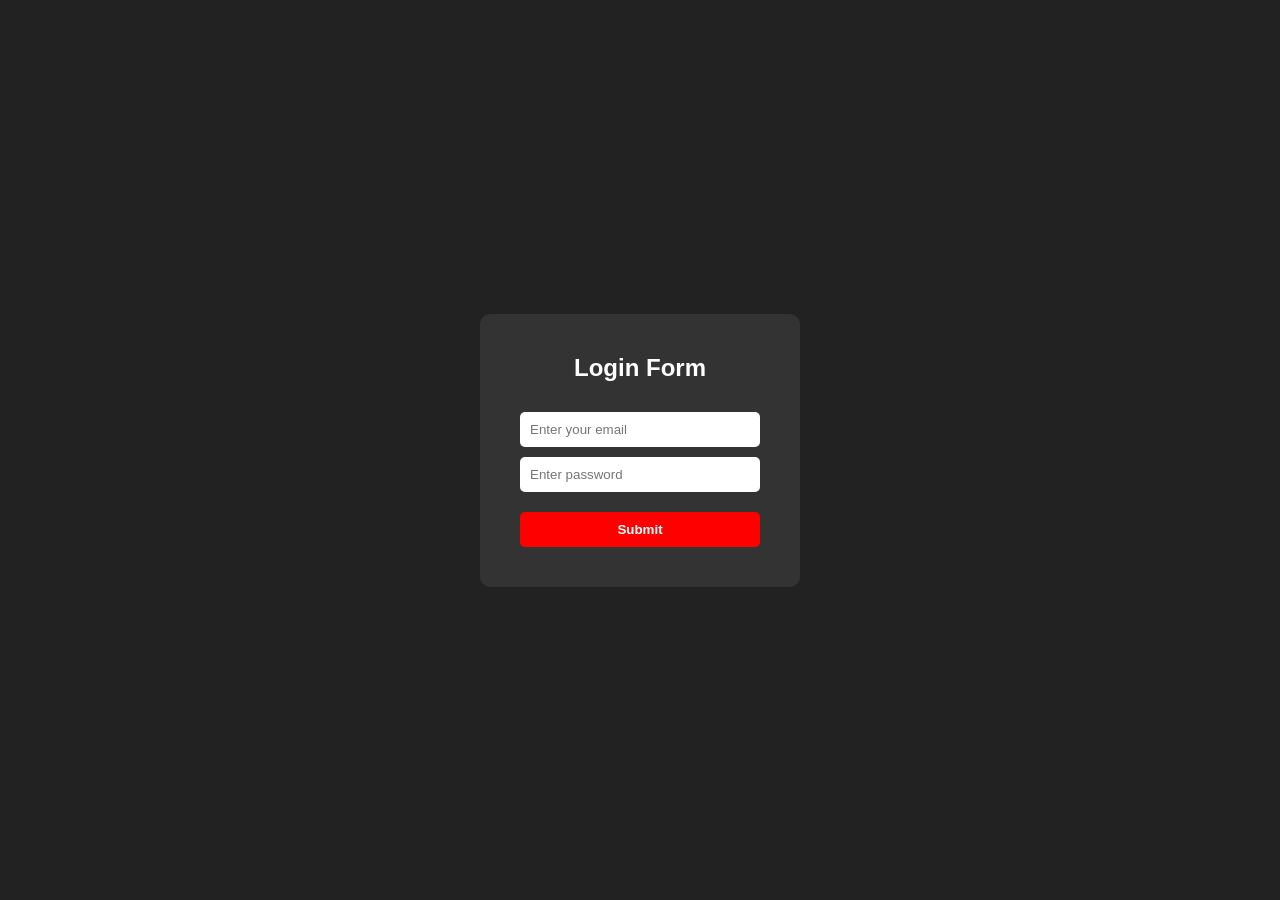
<file: FormsValidaations/index.html>
<!DOCTYPE html>
<html lang="en">
<head>
<meta charset="UTF-8">
<meta name="viewport" content="width=device-width, initial-scale=1.0">
<title>Email Password Validator</title>
<link rel="stylesheet" href="style.css">
</head>

<body>

<div class="container">

<h2>Login Form</h2>

<form autocomplete="off">

<input id="email" type="text" placeholder="Enter your email">

<small id="emailError">Enter a valid email</small>

<input id="password" type="password" placeholder="Enter password">

<small id="passError">
Password must contain 8 characters, one number and one letter
</small>

<button type="submit">Submit</button>

</form>

</div>

<script src="script.js"></script>

</body>
</html>
</file>
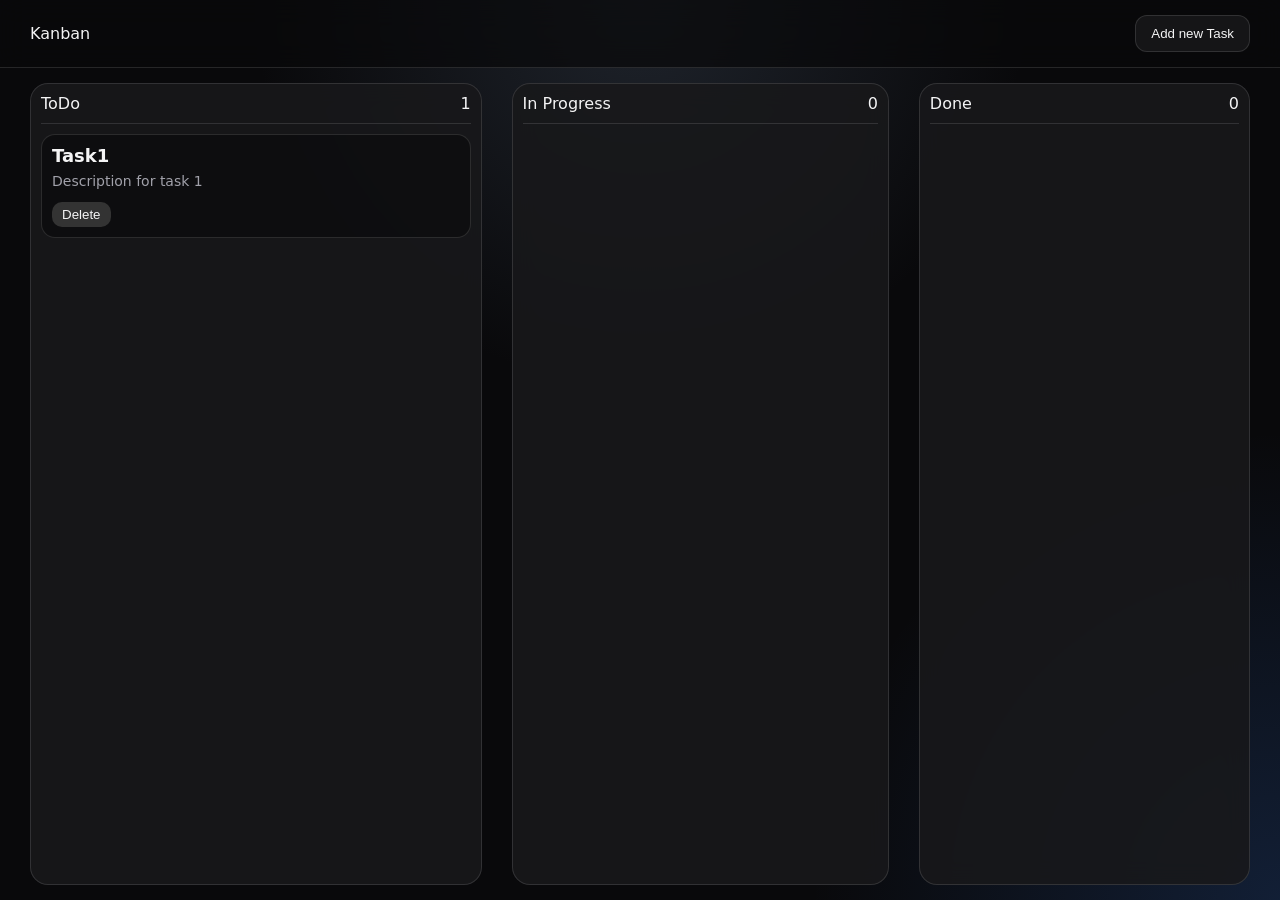
<file: Kanban/index.html>
<!DOCTYPE html>
<html lang="en">
<head>
    <meta charset="UTF-8" />
    <meta name="viewport" content="width=device-width, initial-scale=1.0" />
    <title>KANBAN</title>
    <link rel="stylesheet" href="style.css" />
</head>
<body>
    <main>
        <nav>
            <div class="left">Kanban</div>
            <div class="right">
                <button id="toggle-modal">Add new Task</button>
            </div>
        </nav>

        <section class="board">
            <div id="todo" class="task-column">
                <div class="heading">
                    <div class="left">ToDo</div>
                    <div class="right count">0</div>
                </div>

                <div draggable="true" class="task">
                    <h2>Task1</h2>
                    <p>Description for task 1</p>
                    <button class="delete-btn">Delete</button>
                </div>
            </div>

            <div id="progress" class="task-column">
                <div class="heading">
                    <div class="left">In Progress</div>
                    <div class="right count">0</div>
                </div>
            </div>

            <div id="done" class="task-column">
                <div class="heading">
                    <div class="left">Done</div>
                    <div class="right count">0</div>
                </div>
            </div>
        </section>
    </main>

    <div class="modal add-new-task">
        <div class="bg"></div>

        <div class="center">
            <input
                id="task-title"
                type="text"
                placeholder="Task Title"
            />
            <textarea
                id="task-description"
                placeholder="Task Description"
            ></textarea>

            <button id="add-new-task-btn" class="add-task-btn">Add Task</button>
        </div>
    </div>

    <script src="script.js"></script>
</body>
</html>
</file>
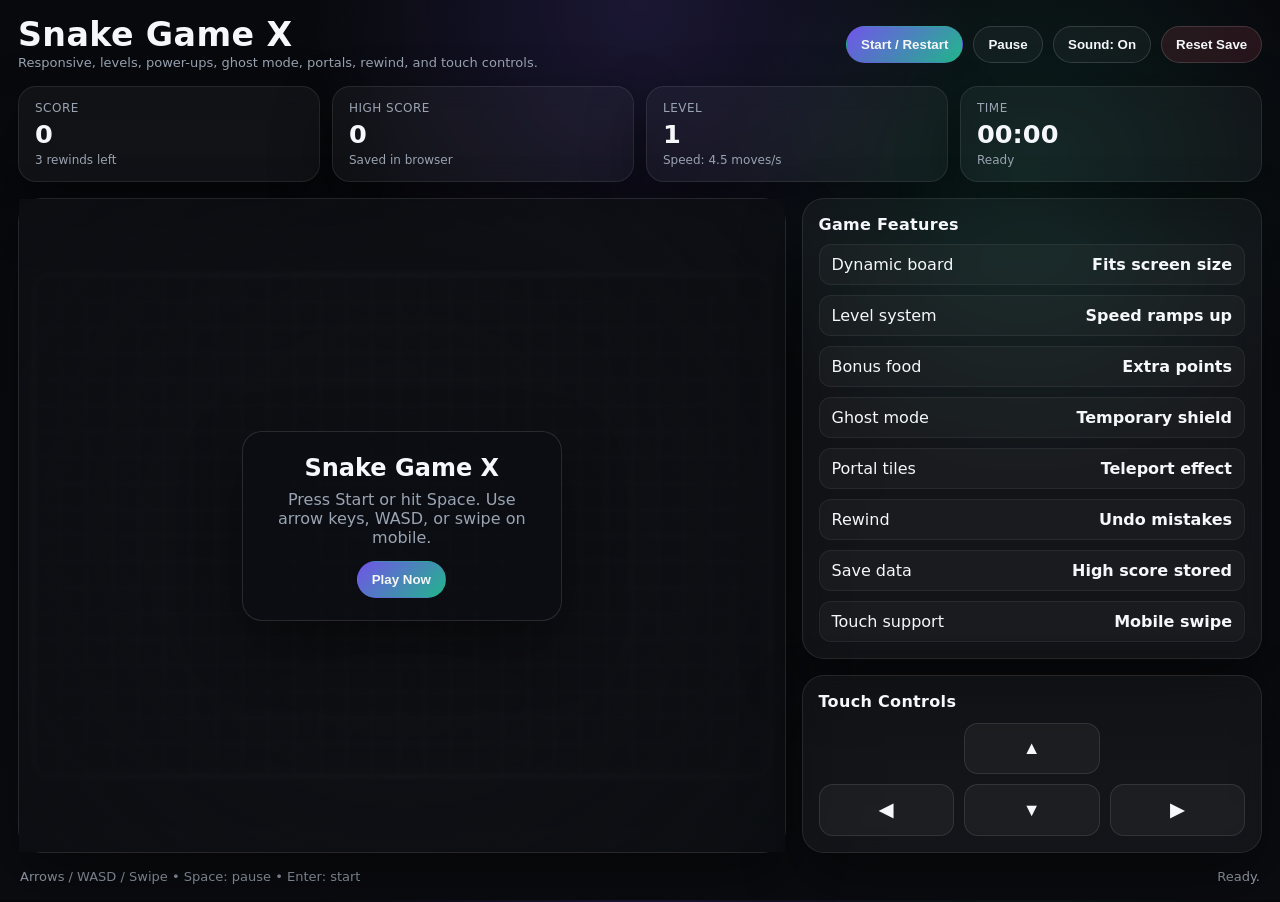
<file: SnakeGame/index.html>
<!DOCTYPE html>
<html lang="en">
<head>
  <meta charset="UTF-8" />
  <meta name="viewport" content="width=device-width, initial-scale=1.0" />
  <title>Snake Game</title>
  <style>
    :root {
      --bg: #0b0c10;
      --panel: rgba(255,255,255,0.04);
      --panel-strong: rgba(255,255,255,0.08);
      --text: #f5f7fb;
      --muted: #9aa4b2;
      --line: rgba(255,255,255,0.09);
      --line-strong: rgba(255,255,255,0.14);
      --accent: #7c5cff;
      --accent-2: #27d3a2;
      --danger: #ff5d73;
      --gold: #ffd166;
      --cell: 26px;
      --radius: 18px;
      --shadow: 0 24px 60px rgba(0,0,0,0.45);
    }

    * { box-sizing: border-box; margin: 0; padding: 0; }
    html, body { width: 100%; height: 100%; }
    body {
      font-family: Inter, system-ui, -apple-system, Segoe UI, Roboto, Helvetica, Arial, sans-serif;
      background:
        radial-gradient(circle at top, rgba(124,92,255,0.16), transparent 30%),
        radial-gradient(circle at 80% 20%, rgba(39,211,162,0.12), transparent 24%),
        linear-gradient(180deg, #08090d 0%, #0b0c10 100%);
      color: var(--text);
      overflow: hidden;
    }

    .app {
      min-height: 100%;
      display: grid;
      grid-template-rows: auto auto 1fr auto;
      gap: 16px;
      padding: 18px;
    }

    .topbar {
      display: flex;
      justify-content: space-between;
      align-items: center;
      gap: 12px;
      flex-wrap: wrap;
    }

    .brand {
      display: flex;
      flex-direction: column;
      gap: 4px;
    }
    .brand h1 {
      font-size: clamp(20px, 2.6vw, 34px);
      letter-spacing: 0.4px;
      line-height: 1;
    }
    .brand p {
      color: var(--muted);
      font-size: 13px;
    }

    .actions { display: flex; gap: 10px; flex-wrap: wrap; }
    .btn {
      border: 1px solid var(--line-strong);
      background: rgba(255,255,255,0.04);
      color: var(--text);
      border-radius: 999px;
      padding: 10px 14px;
      font-weight: 600;
      cursor: pointer;
      transition: transform .15s ease, background .15s ease, border-color .15s ease;
      backdrop-filter: blur(10px);
    }
    .btn:hover { transform: translateY(-1px); border-color: rgba(255,255,255,0.22); background: rgba(255,255,255,0.07); }
    .btn.primary { background: linear-gradient(135deg, rgba(124,92,255,0.9), rgba(39,211,162,0.85)); border-color: transparent; }
    .btn.danger { background: rgba(255,93,115,0.12); }

    .hud {
      display: grid;
      grid-template-columns: repeat(4, minmax(0, 1fr));
      gap: 12px;
    }

    .card {
      background: var(--panel);
      border: 1px solid var(--line);
      border-radius: var(--radius);
      padding: 14px 16px;
      box-shadow: var(--shadow);
      backdrop-filter: blur(12px);
      min-height: 72px;
      display: flex;
      flex-direction: column;
      justify-content: center;
      gap: 4px;
    }
    .card .label { color: var(--muted); font-size: 12px; letter-spacing: 0.04em; text-transform: uppercase; }
    .card .value { font-size: clamp(18px, 2vw, 28px); font-weight: 800; }
    .card .sub { color: var(--muted); font-size: 12px; }

    .stage {
      display: grid;
      grid-template-columns: 1.25fr .75fr;
      gap: 16px;
      min-height: 0;
    }

    .board-wrap {
      position: relative;
      background: rgba(255,255,255,0.03);
      border: 1px solid var(--line);
      border-radius: calc(var(--radius) + 6px);
      padding: 14px;
      box-shadow: var(--shadow);
      min-height: 0;
      display: flex;
      align-items: center;
      justify-content: center;
    }

    .board {
      position: relative;
      width: min(100%, 1120px);
      aspect-ratio: 22 / 15;
      border-radius: 16px;
      overflow: hidden;
      border: 1px solid rgba(255,255,255,0.14);
      background:
        linear-gradient(rgba(255,255,255,0.045) 1px, transparent 1px),
        linear-gradient(90deg, rgba(255,255,255,0.045) 1px, transparent 1px),
        #101115;
      background-size: var(--cell) var(--cell), var(--cell) var(--cell), auto;
      box-shadow: inset 0 0 0 1px rgba(255,255,255,0.05);
      touch-action: none;
    }

    .snake, .food, .bonus, .wall, .trail {
      position: absolute;
      width: var(--cell);
      height: var(--cell);
      transform: translate(var(--x), var(--y));
      will-change: transform;
    }

    .snake {
      border-radius: 8px;
      background: linear-gradient(180deg, #d9dfff, #b0b8ff);
      box-shadow: 0 0 18px rgba(176,184,255,0.2);
    }
    .snake.head {
      background: linear-gradient(180deg, #ffffff, #9ad9ff);
      box-shadow: 0 0 22px rgba(154,217,255,0.26);
    }
    .snake.ghost {
      opacity: 0.3;
      filter: blur(1px);
    }
    .snake.invincible { outline: 2px solid rgba(39,211,162,0.9); outline-offset: -2px; }

    .food {
      border-radius: 50%;
      background: radial-gradient(circle at 30% 30%, #fff2a3, #ffd166 44%, #ff8c42 100%);
      box-shadow: 0 0 18px rgba(255,209,102,0.35);
    }

    .bonus {
      border-radius: 7px;
      background: linear-gradient(180deg, #7c5cff, #27d3a2);
      box-shadow: 0 0 20px rgba(124,92,255,0.3);
    }

    .wall {
      background: linear-gradient(180deg, rgba(255,255,255,0.16), rgba(255,255,255,0.06));
      border-radius: 5px;
      border: 1px solid rgba(255,255,255,0.08);
    }

    .trail {
      opacity: 0.55;
      border-radius: 50%;
      background: rgba(255,255,255,0.25);
      filter: blur(1px);
    }

    .sidebar {
      display: grid;
      gap: 16px;
      min-height: 0;
    }

    .panel {
      background: var(--panel);
      border: 1px solid var(--line);
      border-radius: calc(var(--radius) + 4px);
      padding: 16px;
      box-shadow: var(--shadow);
      backdrop-filter: blur(12px);
      min-height: 0;
    }

    .panel h2 {
      font-size: 16px;
      margin-bottom: 10px;
      letter-spacing: 0.02em;
    }

    .stats-list {
      display: grid;
      gap: 10px;
    }

    .stat-row {
      display: flex;
      justify-content: space-between;
      gap: 10px;
      padding: 10px 12px;
      border-radius: 12px;
      background: rgba(255,255,255,0.03);
      border: 1px solid rgba(255,255,255,0.06);
      color: var(--text);
    }
    .stat-row span:last-child { font-weight: 800; }

    .controls {
      display: grid;
      grid-template-columns: repeat(3, 1fr);
      gap: 10px;
      margin-top: 12px;
    }
    .pad {
      border-radius: 14px;
      border: 1px solid rgba(255,255,255,0.10);
      background: rgba(255,255,255,0.04);
      color: var(--text);
      padding: 14px 10px;
      font-size: 18px;
      font-weight: 800;
      cursor: pointer;
      user-select: none;
    }
    .pad.up { grid-column: 2; }
    .pad.left { grid-column: 1; grid-row: 2; }
    .pad.down { grid-column: 2; grid-row: 2; }
    .pad.right { grid-column: 3; grid-row: 2; }

    .footer {
      display: flex;
      justify-content: space-between;
      align-items: center;
      gap: 10px;
      flex-wrap: wrap;
      color: var(--muted);
      font-size: 13px;
      padding: 0 2px;
    }

    .toast {
      position: fixed;
      left: 50%;
      bottom: 22px;
      transform: translateX(-50%) translateY(12px);
      background: rgba(15,17,22,0.92);
      border: 1px solid rgba(255,255,255,0.12);
      color: var(--text);
      padding: 10px 14px;
      border-radius: 999px;
      box-shadow: var(--shadow);
      opacity: 0;
      pointer-events: none;
      transition: opacity .2s ease, transform .2s ease;
      font-size: 14px;
      z-index: 50;
    }
    .toast.show { opacity: 1; transform: translateX(-50%) translateY(0); }

    .overlay {
      position: absolute;
      inset: 0;
      display: grid;
      place-items: center;
      background: radial-gradient(circle at center, rgba(12,14,18,0.28), rgba(12,14,18,0.88));
      backdrop-filter: blur(2px);
      opacity: 0;
      pointer-events: none;
      transition: opacity .2s ease;
    }
    .overlay.show { opacity: 1; pointer-events: auto; }
    .overlay-card {
      text-align: center;
      background: rgba(13,15,20,0.92);
      border: 1px solid rgba(255,255,255,0.12);
      border-radius: 20px;
      padding: 22px;
      max-width: 320px;
      box-shadow: var(--shadow);
    }
    .overlay-card h2 { margin-bottom: 8px; }
    .overlay-card p { color: var(--muted); margin-bottom: 14px; }

    @media (max-width: 1024px) {
      .stage { grid-template-columns: 1fr; }
      .sidebar { grid-template-columns: 1fr 1fr; }
      .controls { max-width: 280px; margin-inline: auto; }
    }

    @media (max-width: 720px) {
      :root { --cell: 20px; }
      .app { padding: 12px; gap: 12px; }
      .hud { grid-template-columns: 1fr 1fr; }
      .sidebar { grid-template-columns: 1fr; }
      .board { width: 100%; aspect-ratio: 1 / 1.08; }
      .info { min-width: 100%; }
      .controls { display: grid; }
    }
  </style>
</head>
<body>
  <div class="app">
    <header class="topbar">
      <div class="brand">
        <h1>Snake Game X</h1>
        <p>Responsive, levels, power-ups, ghost mode, portals, rewind, and touch controls.</p>
      </div>
      <div class="actions">
        <button class="btn primary" id="btnStart">Start / Restart</button>
        <button class="btn" id="btnPause">Pause</button>
        <button class="btn" id="btnSound">Sound: On</button>
        <button class="btn danger" id="btnResetSave">Reset Save</button>
      </div>
    </header>

    <section class="hud">
      <div class="card"><div class="label">Score</div><div class="value" id="score">0</div><div class="sub" id="scoreSub">Eat food to score</div></div>
      <div class="card"><div class="label">High Score</div><div class="value" id="highScore">0</div><div class="sub">Saved in browser</div></div>
      <div class="card"><div class="label">Level</div><div class="value" id="level">1</div><div class="sub" id="levelSub">Speed increases</div></div>
      <div class="card"><div class="label">Time</div><div class="value" id="time">00:00</div><div class="sub" id="status">Ready</div></div>
    </section>

    <section class="stage">
      <div class="board-wrap">
        <div class="board" id="board"></div>
        <div class="overlay show" id="overlay">
          <div class="overlay-card">
            <h2>Snake Game X</h2>
            <p>Press Start or hit Space. Use arrow keys, WASD, or swipe on mobile.</p>
            <button class="btn primary" id="btnPlayNow">Play Now</button>
          </div>
        </div>
      </div>

      <aside class="sidebar">
        <div class="panel">
          <h2>Game Features</h2>
          <div class="stats-list" id="featuresList"></div>
        </div>

        <div class="panel">
          <h2>Touch Controls</h2>
          <div class="controls" aria-label="Touch controls">
            <button class="pad up" data-dir="up">▲</button>
            <button class="pad left" data-dir="left">◀</button>
            <button class="pad down" data-dir="down">▼</button>
            <button class="pad right" data-dir="right">▶</button>
          </div>
        </div>
      </aside>
    </section>

    <footer class="footer">
      <div>Arrows / WASD / Swipe • Space: pause • Enter: start</div>
      <div id="message">Good luck.</div>
    </footer>
  </div>

  <div class="toast" id="toast"></div>

  <script>
    const board = document.getElementById('board');
    const overlay = document.getElementById('overlay');
    const toast = document.getElementById('toast');
    const scoreEl = document.getElementById('score');
    const highScoreEl = document.getElementById('highScore');
    const levelEl = document.getElementById('level');
    const timeEl = document.getElementById('time');
    const statusEl = document.getElementById('status');
    const messageEl = document.getElementById('message');
    const scoreSub = document.getElementById('scoreSub');
    const levelSub = document.getElementById('levelSub');
    const featuresList = document.getElementById('featuresList');

    const btnStart = document.getElementById('btnStart');
    const btnPause = document.getElementById('btnPause');
    const btnSound = document.getElementById('btnSound');
    const btnResetSave = document.getElementById('btnResetSave');
    const btnPlayNow = document.getElementById('btnPlayNow');

    const STORAGE_KEY = 'snake_game_x_save_v1';

    const featureItems = [
      ['Dynamic board', 'Fits screen size'],
      ['Level system', 'Speed ramps up'],
      ['Bonus food', 'Extra points'],
      ['Ghost mode', 'Temporary shield'],
      ['Portal tiles', 'Teleport effect'],
      ['Rewind', 'Undo mistakes'],
      ['Save data', 'High score stored'],
      ['Touch support', 'Mobile swipe']
    ];

    featureItems.forEach(([a, b]) => {
      const row = document.createElement('div');
      row.className = 'stat-row';
      row.innerHTML = `<span>${a}</span><span>${b}</span>`;
      featuresList.appendChild(row);
    });

    const state = {
      cols: 0,
      rows: 0,
      cell: 20,
      snake: [],
      dir: { x: 1, y: 0 },
      nextDir: { x: 1, y: 0 },
      food: null,
      bonus: null,
      walls: [],
      portals: [],
      score: 0,
      highScore: 0,
      level: 1,
      speed: 220,
      timerId: null,
      clockId: null,
      running: false,
      paused: false,
      gameOver: false,
      soundOn: true,
      elapsed: 0,
      startedAt: 0,
      ghostUntil: 0,
      canRewind: 3,
      history: [],
      lastTick: 0
    };

    function clamp(v, min, max) { return Math.max(min, Math.min(max, v)); }
    function randInt(min, max) { return Math.floor(Math.random() * (max - min + 1)) + min; }
    function samePos(a, b) { return a.x === b.x && a.y === b.y; }
    function keyOf(p) { return `${p.x},${p.y}`; }

    function save() {
      const payload = {
        highScore: state.highScore,
        soundOn: state.soundOn,
        canRewind: state.canRewind
      };
      localStorage.setItem(STORAGE_KEY, JSON.stringify(payload));
    }

    function load() {
      try {
        const raw = localStorage.getItem(STORAGE_KEY);
        if (!raw) return;
        const saved = JSON.parse(raw);
        if (typeof saved.highScore === 'number') state.highScore = saved.highScore;
        if (typeof saved.soundOn === 'boolean') state.soundOn = saved.soundOn;
        if (typeof saved.canRewind === 'number') state.canRewind = clamp(saved.canRewind, 0, 3);
      } catch {}
      btnSound.textContent = `Sound: ${state.soundOn ? 'On' : 'Off'}`;
      highScoreEl.textContent = state.highScore;
    }

    function showToast(text) {
      toast.textContent = text;
      toast.classList.add('show');
      clearTimeout(showToast.t);
      showToast.t = setTimeout(() => toast.classList.remove('show'), 1200);
    }

    function beep(type = 'eat') {
      if (!state.soundOn) return;
      const ctx = beep.ctx || (beep.ctx = new (window.AudioContext || window.webkitAudioContext)());
      const o = ctx.createOscillator();
      const g = ctx.createGain();
      o.connect(g); g.connect(ctx.destination);
      const now = ctx.currentTime;
      const tone = type === 'eat' ? 520 : type === 'bonus' ? 760 : type === 'dead' ? 140 : 320;
      o.type = 'triangle'; o.frequency.setValueAtTime(tone, now);
      g.gain.setValueAtTime(0.001, now);
      g.gain.exponentialRampToValueAtTime(0.12, now + 0.02);
      g.gain.exponentialRampToValueAtTime(0.001, now + 0.15);
      o.start(now);
      o.stop(now + 0.18);
    }

    function updateHUD() {
      scoreEl.textContent = state.score;
      highScoreEl.textContent = state.highScore;
      levelEl.textContent = state.level;
      scoreSub.textContent = state.canRewind > 0 ? `${state.canRewind} rewind${state.canRewind > 1 ? 's' : ''} left` : 'No rewind left';
      levelSub.textContent = `Speed: ${Math.round(1000 / state.speed * 10) / 10} moves/s`;
      timeEl.textContent = formatTime(state.elapsed);
    }

    function formatTime(sec) {
      const m = Math.floor(sec / 60).toString().padStart(2, '0');
      const s = Math.floor(sec % 60).toString().padStart(2, '0');
      return `${m}:${s}`;
    }

    function setMessage(text) { messageEl.textContent = text; }

    function resizeBoard() {
      const wrap = board.parentElement;
      const rect = wrap.getBoundingClientRect();
      const maxW = Math.max(320, rect.width - 28);
      const maxH = Math.max(260, rect.height - 28);
      const preferred = window.innerWidth <= 720 ? 20 : window.innerWidth <= 1024 ? 22 : 26;

      let cell = preferred;
      let cols = Math.max(12, Math.floor(maxW / cell));
      let rows = Math.max(12, Math.floor(maxH / cell));
      cell = Math.floor(Math.min(maxW / cols, maxH / rows));
      cell = clamp(cell, window.innerWidth <= 720 ? 18 : 20, 28);
      cols = Math.max(12, Math.floor(maxW / cell));
      rows = Math.max(12, Math.floor(maxH / cell));

      state.cell = cell;
      state.cols = cols;
      state.rows = rows;
      board.style.setProperty('--cell', `${cell}px`);
      board.style.gridTemplateColumns = `repeat(${cols}, ${cell}px)`;
      board.style.gridTemplateRows = `repeat(${rows}, ${cell}px)`;

      if (!state.running) {
        render();
      }
    }

    function initGame() {
      state.score = 0;
      state.level = 1;
      state.speed = 220;
      state.running = true;
      state.paused = false;
      state.gameOver = false;
      state.elapsed = 0;
      state.startedAt = Date.now();
      state.ghostUntil = 0;
      state.canRewind = 3;
      state.history = [];
      state.dir = { x: 1, y: 0 };
      state.nextDir = { x: 1, y: 0 };
      state.snake = [
        { x: Math.floor(state.cols * 0.35), y: Math.floor(state.rows / 2) },
        { x: Math.floor(state.cols * 0.35) - 1, y: Math.floor(state.rows / 2) },
        { x: Math.floor(state.cols * 0.35) - 2, y: Math.floor(state.rows / 2) }
      ];
      state.walls = createWalls();
      state.portals = createPortals();
      placeFood();
      placeBonus();
      updateHUD();
      overlay.classList.remove('show');
      setMessage('Game on.');
      startLoops();
      render();
    }

    function createWalls() {
      const walls = [];
      if (state.cols < 18 || state.rows < 18) return walls;
      const step = 6;
      for (let y = 4; y < state.rows - 4; y += step) {
        const x1 = Math.floor(state.cols * 0.25);
        const x2 = Math.floor(state.cols * 0.75);
        walls.push({ x: x1, y });
        walls.push({ x: x2, y: y + 2 < state.rows ? y + 2 : y });
      }
      return walls.filter((w, i, arr) => arr.findIndex(p => samePos(p, w)) === i);
    }

    function createPortals() {
      if (state.cols < 18 || state.rows < 18) return [];
      return [
        { x: 1, y: 1, pair: 1 },
        { x: state.cols - 2, y: state.rows - 2, pair: 1 }
      ];
    }

    function occupiedSet(extra = []) {
      const set = new Set(state.snake.map(keyOf));
      state.walls.forEach(w => set.add(keyOf(w)));
      state.portals.forEach(p => set.add(keyOf(p)));
      if (state.food) set.add(keyOf(state.food));
      if (state.bonus) set.add(keyOf(state.bonus));
      extra.forEach(p => set.add(keyOf(p)));
      return set;
    }

    function randomEmptyCell() {
      const busy = occupiedSet();
      for (let tries = 0; tries < 2000; tries++) {
        const p = { x: randInt(0, state.cols - 1), y: randInt(0, state.rows - 1) };
        if (!busy.has(keyOf(p))) return p;
      }
      return { x: 2, y: 2 };
    }

    function placeFood() { state.food = randomEmptyCell(); }
    function placeBonus() {
      if (Math.random() < 0.65) {
        state.bonus = null;
        return;
      }
      state.bonus = randomEmptyCell();
    }

    function tick() {
      if (!state.running || state.paused || state.gameOver) return;

      state.history.push({
        snake: state.snake.map(p => ({ ...p })),
        food: state.food ? { ...state.food } : null,
        bonus: state.bonus ? { ...state.bonus } : null,
        score: state.score,
        level: state.level,
        speed: state.speed,
        ghostUntil: state.ghostUntil,
        canRewind: state.canRewind
      });
      if (state.history.length > 8) state.history.shift();

      state.dir = state.nextDir;
      const head = state.snake[0];
      let next = { x: head.x + state.dir.x, y: head.y + state.dir.y };

      if (next.x < 0) next.x = state.cols - 1;
      if (next.x >= state.cols) next.x = 0;
      if (next.y < 0) next.y = state.rows - 1;
      if (next.y >= state.rows) next.y = 0;

      const portal = state.portals.find(p => samePos(p, next));
      if (portal) {
        const other = state.portals.find(p => p.pair === portal.pair && !samePos(p, portal));
        if (other) next = { x: other.x, y: other.y };
        showToast('Portal!');
        beep('bonus');
      }

      const ghostActive = Date.now() < state.ghostUntil;
      const hitsWall = state.walls.some(w => samePos(w, next));
      const hitsSelf = state.snake.some((p, i) => i !== state.snake.length - 1 && samePos(p, next));

      if ((hitsWall || hitsSelf) && !ghostActive) {
        return die();
      }

      state.snake.unshift(next);

      let ate = false;
      if (state.food && samePos(next, state.food)) {
        ate = true;
        state.score += 10;
        state.level = 1 + Math.floor(state.score / 50);
        state.speed = clamp(220 - (state.level - 1) * 14, 85, 220);
        if (state.score > state.highScore) {
          state.highScore = state.score;
          save();
        }
        placeFood();
        if (Math.random() < 0.35) state.ghostUntil = Date.now() + 4500;
        if (Math.random() < 0.22) state.canRewind = clamp(state.canRewind + 1, 0, 3);
        if (Math.random() < 0.45) placeBonus();
        beep('eat');
        showToast('+10');
      }

      if (state.bonus && samePos(next, state.bonus)) {
        state.score += 25;
        state.ghostUntil = Date.now() + 6000;
        state.bonus = null;
        if (state.score > state.highScore) {
          state.highScore = state.score;
          save();
        }
        beep('bonus');
        showToast('Bonus +25');
      }

      if (!ate) state.snake.pop();
      updateHUD();
      render();
      setMessage(ghostActive ? 'Ghost mode active.' : 'Keep going.');
      state.lastTick = Date.now();
      clearInterval(state.timerId);
      state.timerId = setInterval(tick, state.speed);
    }

    function die() {
      state.gameOver = true;
      state.running = false;
      clearInterval(state.timerId);
      clearInterval(state.clockId);
      overlay.classList.add('show');
      overlay.querySelector('h2').textContent = 'Game Over';
      overlay.querySelector('p').textContent = `Final score: ${state.score}. Press Restart to play again.`;
      beep('dead');
      setMessage('Game over.');
      if (state.score > state.highScore) {
        state.highScore = state.score;
        save();
      }
      updateHUD();
      render();
    }

    function render() {
      board.innerHTML = '';

      state.walls.forEach(w => {
        const el = document.createElement('div');
        el.className = 'wall';
        el.style.setProperty('--x', `${w.x * state.cell}px`);
        el.style.setProperty('--y', `${w.y * state.cell}px`);
        el.style.width = `${state.cell}px`;
        el.style.height = `${state.cell}px`;
        board.appendChild(el);
      });

      state.portals.forEach((p, idx) => {
        const el = document.createElement('div');
        el.className = 'bonus';
        el.style.filter = idx % 2 ? 'hue-rotate(70deg)' : 'hue-rotate(260deg)';
        el.style.setProperty('--x', `${p.x * state.cell}px`);
        el.style.setProperty('--y', `${p.y * state.cell}px`);
        el.style.width = `${state.cell}px`;
        el.style.height = `${state.cell}px`;
        board.appendChild(el);
      });

      if (state.food) {
        const el = document.createElement('div');
        el.className = 'food';
        el.style.setProperty('--x', `${state.food.x * state.cell}px`);
        el.style.setProperty('--y', `${state.food.y * state.cell}px`);
        el.style.width = `${state.cell}px`;
        el.style.height = `${state.cell}px`;
        board.appendChild(el);
      }

      if (state.bonus) {
        const el = document.createElement('div');
        el.className = 'bonus';
        el.style.setProperty('--x', `${state.bonus.x * state.cell}px`);
        el.style.setProperty('--y', `${state.bonus.y * state.cell}px`);
        el.style.width = `${state.cell}px`;
        el.style.height = `${state.cell}px`;
        board.appendChild(el);
      }

      state.snake.forEach((seg, idx) => {
        const el = document.createElement('div');
        el.className = 'snake' + (idx === 0 ? ' head' : '') + (Date.now() < state.ghostUntil ? ' invincible' : '');
        el.style.setProperty('--x', `${seg.x * state.cell}px`);
        el.style.setProperty('--y', `${seg.y * state.cell}px`);
        el.style.width = `${state.cell}px`;
        el.style.height = `${state.cell}px`;
        board.appendChild(el);
      });

      if (!state.running && !state.gameOver) {
        // keep board visible while paused/ready
      }
    }

    function startLoops() {
      clearInterval(state.timerId);
      clearInterval(state.clockId);
      state.timerId = setInterval(tick, state.speed);
      state.clockId = setInterval(() => {
        if (!state.running || state.paused || state.gameOver) return;
        state.elapsed = Math.floor((Date.now() - state.startedAt) / 1000);
        updateHUD();
      }, 1000);
    }

    function changeDirection(x, y) {
      if (state.gameOver) return;
      const current = state.dir;
      if (current.x === -x && current.y === -y) return;
      state.nextDir = { x, y };
      if (!state.running) initGame();
    }

    function togglePause() {
      if (state.gameOver) return;
      if (!state.running) return initGame();
      state.paused = !state.paused;
      btnPause.textContent = state.paused ? 'Resume' : 'Pause';
      statusEl.textContent = state.paused ? 'Paused' : 'Running';
      setMessage(state.paused ? 'Paused.' : 'Resumed.');
      overlay.classList.toggle('show', state.paused);
      overlay.querySelector('h2').textContent = 'Snake Game X';
      overlay.querySelector('p').textContent = 'Press Start or hit Space. Use arrow keys, WASD, or swipe on mobile.';
      overlay.querySelector('button').textContent = 'Play Now';
    }

    function rewind() {
      if (state.gameOver || !state.history.length || state.canRewind <= 0) {
        showToast('No rewind left');
        return;
      }
      const snap = state.history.pop();
      state.snake = snap.snake;
      state.food = snap.food;
      state.bonus = snap.bonus;
      state.score = snap.score;
      state.level = snap.level;
      state.speed = snap.speed;
      state.ghostUntil = snap.ghostUntil;
      state.canRewind = snap.canRewind - 1;
      state.nextDir = state.dir;
      updateHUD();
      render();
      startLoops();
      showToast('Rewind!');
      beep('bonus');
    }

    function resetSave() {
      localStorage.removeItem(STORAGE_KEY);
      state.highScore = 0;
      state.soundOn = true;
      state.canRewind = 3;
      btnSound.textContent = 'Sound: On';
      highScoreEl.textContent = '0';
      save();
      showToast('Save reset');
    }

    document.addEventListener('keydown', (e) => {
      const key = e.key.toLowerCase();
      if (['arrowup','w'].includes(key)) { e.preventDefault(); changeDirection(0, -1); }
      else if (['arrowdown','s'].includes(key)) { e.preventDefault(); changeDirection(0, 1); }
      else if (['arrowleft','a'].includes(key)) { e.preventDefault(); changeDirection(-1, 0); }
      else if (['arrowright','d'].includes(key)) { e.preventDefault(); changeDirection(1, 0); }
      else if (key === ' ' ) { e.preventDefault(); togglePause(); }
      else if (key === 'enter') { e.preventDefault(); initGame(); }
      else if (key === 'r') { e.preventDefault(); rewind(); }
    });

    document.querySelectorAll('.pad').forEach(btn => {
      btn.addEventListener('click', () => {
        const dir = btn.dataset.dir;
        if (dir === 'up') changeDirection(0, -1);
        if (dir === 'down') changeDirection(0, 1);
        if (dir === 'left') changeDirection(-1, 0);
        if (dir === 'right') changeDirection(1, 0);
      });
    });

    let touchStart = null;
    board.addEventListener('touchstart', (e) => {
      const t = e.changedTouches[0];
      touchStart = { x: t.clientX, y: t.clientY };
    }, { passive: true });

    board.addEventListener('touchend', (e) => {
      if (!touchStart) return;
      const t = e.changedTouches[0];
      const dx = t.clientX - touchStart.x;
      const dy = t.clientY - touchStart.y;
      touchStart = null;
      if (Math.abs(dx) < 20 && Math.abs(dy) < 20) return;
      if (Math.abs(dx) > Math.abs(dy)) changeDirection(dx > 0 ? 1 : -1, 0);
      else changeDirection(0, dy > 0 ? 1 : -1);
    }, { passive: true });

    btnStart.addEventListener('click', initGame);
    btnPlayNow.addEventListener('click', initGame);
    btnPause.addEventListener('click', togglePause);
    btnSound.addEventListener('click', () => {
      state.soundOn = !state.soundOn;
      btnSound.textContent = `Sound: ${state.soundOn ? 'On' : 'Off'}`;
      save();
      showToast(state.soundOn ? 'Sound on' : 'Sound off');
    });
    btnResetSave.addEventListener('click', resetSave);

    window.addEventListener('resize', () => {
      resizeBoard();
      if (state.running || state.paused || state.gameOver) render();
    });

    load();
    resizeBoard();
    updateHUD();
    render();
    overlay.classList.add('show');
    setMessage('Ready.');
  </script>
</body>
</html>
</file>
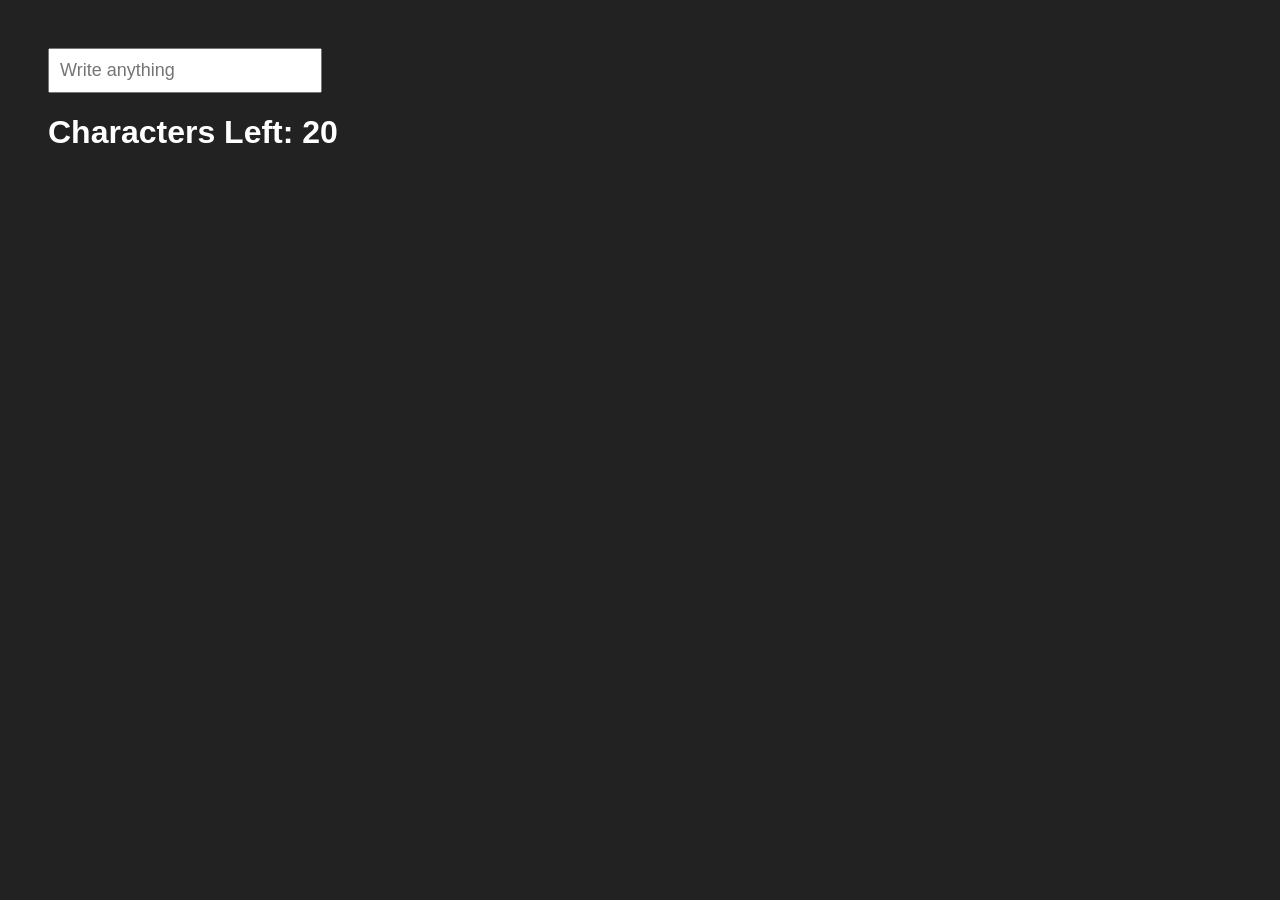
<file: WriteChatacter/index.html>
<!DOCTYPE html>
<html lang="en">
<head>
<meta charset="UTF-8">
<meta name="viewport" content="width=device-width, initial-scale=1.0">
<title>Character Counter</title>

<style>
body{
    background-color:#222;
    color:white;
    font-family:Arial;
    padding:40px;
}

input{
    padding:10px;
    font-size:18px;
    width:250px;
}
</style>

</head>

<body>
<input type="text" placeholder="Write anything">
<h1>Characters Left: <span>20</span></h1>

<script src="script.js"></script>

</body>
</html>
</file>
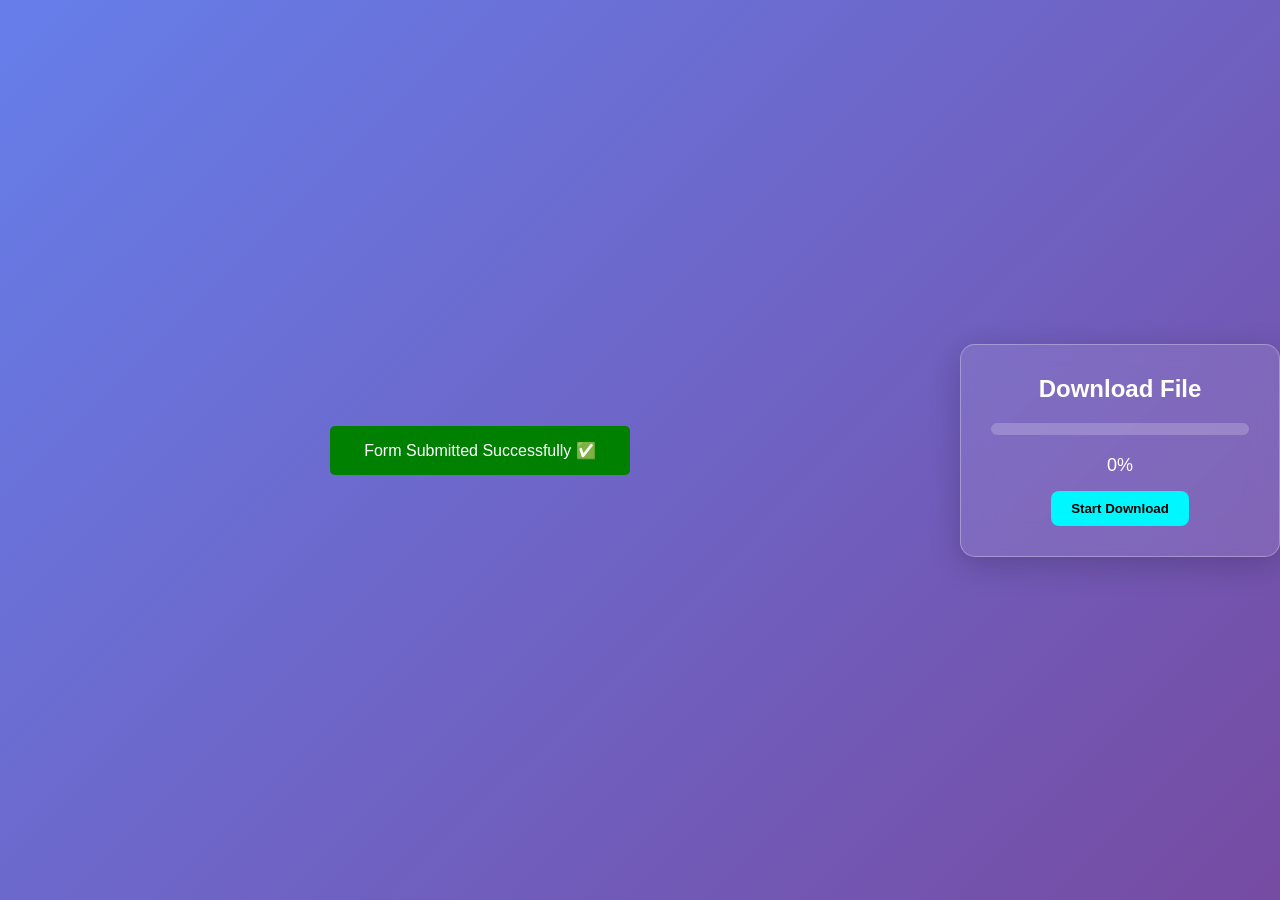
<file: TimeInterval/inedx.html>
<!DOCTYPE html>
<html lang="en">
<head>
<meta charset="UTF-8">
<meta name="viewport" content="width=device-width, initial-scale=1.0">
<title>Download Simulation</title>
<link rel="stylesheet" href="style.css">
</head>
<body>
<div id="alertBox">
    Form Submitted Successfully ✅
</div>
<div class="container">

    <div class="glass-card">
        <h2>Download File</h2>

        <div class="progress-bar">
            <div class="progress"></div>
        </div>

        <p class="percent">0%</p>

        <button id="downloadBtn">Start Download</button>
    </div>

</div>

<script src="script.js"></script>
</body>
</html>
</file>
<file: FormsValidaations/style.css>
*{
margin:0;
padding:0;
box-sizing:border-box;
font-family:Arial;
}

body{
background:#222;
display:flex;
align-items:center;
justify-content:center;
height:100vh;
}

.container{
background:#333;
padding:40px;
border-radius:10px;
width:320px;
}

h2{
color:white;
text-align:center;
margin-bottom:20px;
}

input{
width:100%;
padding:10px;
margin-top:10px;
border:none;
border-radius:5px;
outline:none;
}

button{
width:100%;
margin-top:20px;
padding:10px;
border:none;
border-radius:5px;
background:red;
color:white;
font-weight:bold;
cursor:pointer;
}

small{
color:red;
display:none;
}
</file>
<file: Kanban/style.css>
* {
    margin: 0;
    padding: 0;
    box-sizing: border-box;
}

html,
body {
    height: 100%;
    width: 100%;
}

html {
    font-family: system-ui, -apple-system, BlinkMacSystemFont, 'Segoe UI',
        Roboto, Oxygen, Ubuntu, Cantarell, 'Open Sans', 'Helvetica Neue',
        sans-serif;
}

:root {
    --background-color: #09090b;
    --background-button-color: rgba(24, 24, 27, 0.88);
    --primary-text-color: #f4f4f5;
    --muted-text-color: #a1a1aa;
    --border-color: rgba(255, 255, 255, 0.12);

    --nav-padding: 15px 30px;
    --section-padding: 15px 30px;
    --padding-s: 5px;
    --padding-m: 10px;
    --padding-l: 15px;
    --padding-xl: 20px;
    --padding-xxl: 30px;
}

body {
    min-height: 100vh;
    color: var(--primary-text-color);
    background:
        radial-gradient(circle at top, rgba(71, 85, 105, 0.35), transparent 35%),
        radial-gradient(circle at bottom right, rgba(59, 130, 246, 0.18), transparent 30%),
        var(--background-color);
    overflow-x: hidden;
}

main {
    min-height: 100vh;
    display: flex;
    flex-direction: column;
}

nav {
    position: sticky;
    top: 0;
    z-index: 20;
    padding: var(--nav-padding);
    display: flex;
    align-items: center;
    justify-content: space-between;
    background: rgba(9, 9, 11, 0.72);
    backdrop-filter: blur(14px);
    border-bottom: 1px solid var(--border-color);
}

nav button {
    background-color: var(--background-button-color);
    border: 1px solid var(--border-color);
    outline: none;
    color: var(--primary-text-color);
    padding: var(--padding-m) var(--padding-l);
    cursor: pointer;
    border-radius: 12px;
    transition: 0.25s ease;
}

nav button:hover {
    transform: translateY(-1px);
    background-color: rgba(39, 39, 42, 0.95);
}

section.board {
    padding: var(--section-padding);
    display: flex;
    flex-grow: 1;
    justify-content: space-between;
    gap: var(--padding-xxl);
}

section .task-column {
    background-color: var(--background-button-color);
    flex-grow: 1;
    min-height: 70vh;
    padding: var(--padding-m);
    border-radius: 18px;
    border: 1px solid var(--border-color);
    transition: all 0.35s ease;
    backdrop-filter: blur(12px);
}

section .task-column.hover-over {
    border: 2px dashed var(--primary-text-color);
    transform: scale(1.02);
    box-shadow: 0 0 0 4px rgba(255, 255, 255, 0.04);
}

section .task-column .heading {
    width: 100%;
    display: flex;
    align-items: center;
    justify-content: space-between;
    padding-bottom: 10px;
    margin-bottom: 10px;
    border-bottom: 1px solid var(--border-color);
}

section .task-column .task {
    margin-top: var(--padding-m);
    padding: var(--padding-m);
    background: rgba(0, 0, 0, 0.35);
    border: 1px solid var(--border-color);
    border-radius: 14px;
    cursor: grab;
}

section .task-column .task.dragging {
    opacity: 0.4;
}

section .task-column .task h2 {
    font-size: 18px;
    margin-bottom: 6px;
}

section .task-column .task p {
    color: var(--muted-text-color);
    line-height: 1.4;
    font-size: 14px;
}

section .task-column .task button {
    margin-top: var(--padding-m);
    background-color: #333;
    border: none;
    color: var(--primary-text-color);
    padding: var(--padding-s) var(--padding-m);
    cursor: pointer;
    border-radius: 10px;
}

section .task-column .task button:hover {
    background-color: #444;
}

.modal {
    position: fixed;
    inset: 0;
    display: none;
    align-items: center;
    justify-content: center;
    z-index: 50;
}

.modal.show {
    display: flex;
}

.modal .bg {
    position: absolute;
    inset: 0;
    background-color: rgba(0, 0, 0, 0.55);
    backdrop-filter: blur(6px);
}

.modal .center {
    position: relative;
    z-index: 1;
    display: flex;
    flex-direction: column;
    gap: var(--padding-m);
    background-color: rgba(24, 24, 27, 0.95);
    border: 1px solid var(--border-color);
    padding: var(--padding-xxl);
    border-radius: 20px;
    box-shadow: 0 20px 60px rgba(0, 0, 0, 0.45);
}

.modal input,
.modal textarea {
    background-color: #000;
    border: 1px solid var(--border-color);
    padding: var(--padding-m);
    color: var(--primary-text-color);
    outline: none;
    border-radius: 12px;
}

.modal .add-task-btn {
    background-color: var(--primary-text-color);
    color: var(--background-color);
    border: none;
    padding: var(--padding-m) var(--padding-l);
    cursor: pointer;
    border-radius: 12px;
    align-self: flex-end;
    transition: 0.2s ease;
}

.modal .add-task-btn:hover {
    background-color: var(--background-color);
    color: var(--primary-text-color);
    border: 1px solid var(--primary-text-color);
}

.modal .center input,
.modal .center textarea {
    width: 320px;
}

.modal .center textarea {
    height: 150px;
    resize: none;
}

@media (max-width: 900px) {
    section.board {
        flex-direction: column;
    }

    .modal .center input,
    .modal .center textarea {
        width: 280px;
    }
}
</file>
<file: TimeInterval/style.css>
*{
margin:0;
padding:0;
box-sizing:border-box;
font-family:Arial, Helvetica, sans-serif;
}

body{
height:100vh;
display:flex;
justify-content:center;
align-items:center;
background:linear-gradient(135deg,#667eea,#764ba2);
}
#alertBox{
    width:300px;
    padding:15px;
    background:green;
    color:white;
    text-align:center;
    margin:20px auto;
    border-radius:5px;
}
/* Glass Card */

.glass-card{
width:320px;
padding:30px;
text-align:center;
border-radius:15px;

background:rgba(255,255,255,0.1);
backdrop-filter:blur(15px);
border:1px solid rgba(255,255,255,0.3);

box-shadow:0 8px 32px rgba(0,0,0,0.2);
color:white;
}

/* Progress bar */

.progress-bar{
width:100%;
height:12px;
background:rgba(255,255,255,0.2);
border-radius:10px;
margin:20px 0;
overflow:hidden;
}

.progress{
height:100%;
width:0%;
background:#00f7ff;
transition:width 0.3s;
}

/* percentage */

.percent{
margin-bottom:15px;
font-size:18px;
}

/* button */

button{
padding:10px 20px;
border:none;
border-radius:8px;
background:#00f7ff;
color:black;
font-weight:bold;
cursor:pointer;
transition:0.3s;
}

button:hover{
transform:scale(1.05);
}
</file>
